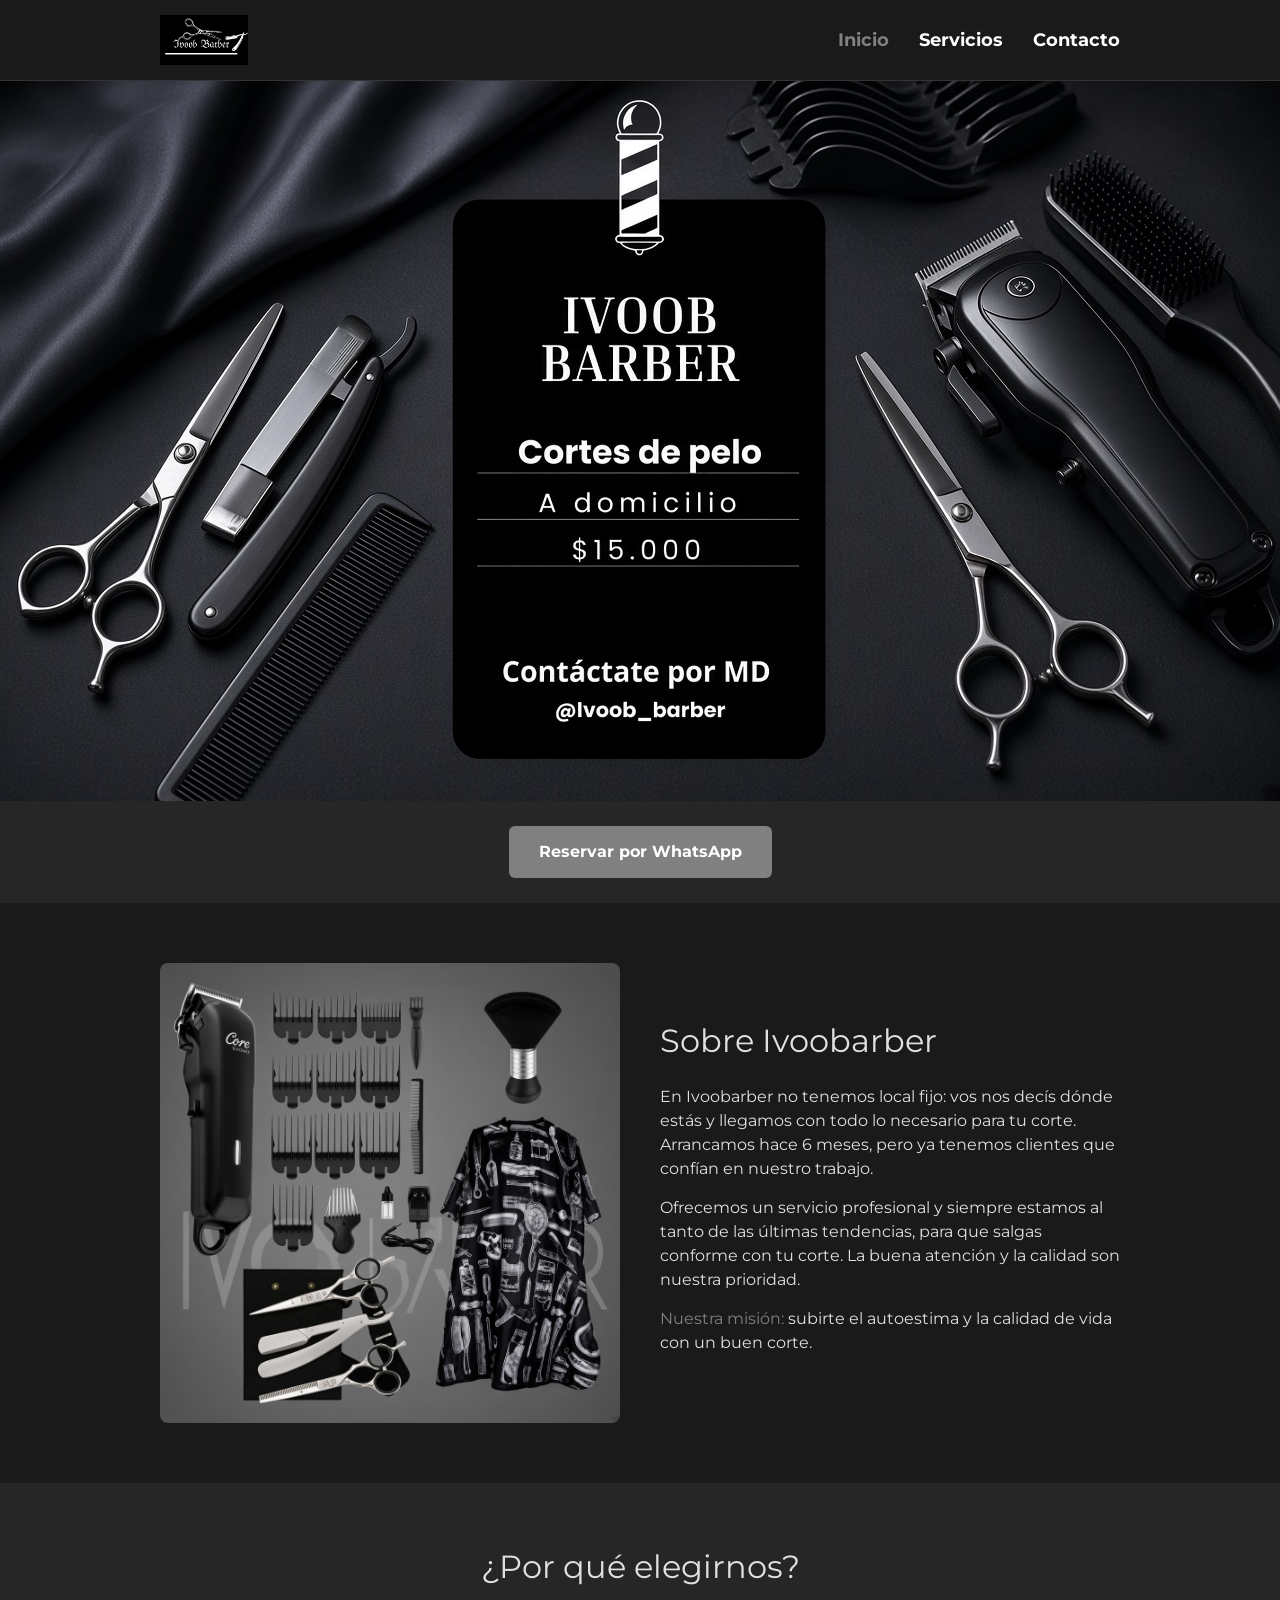
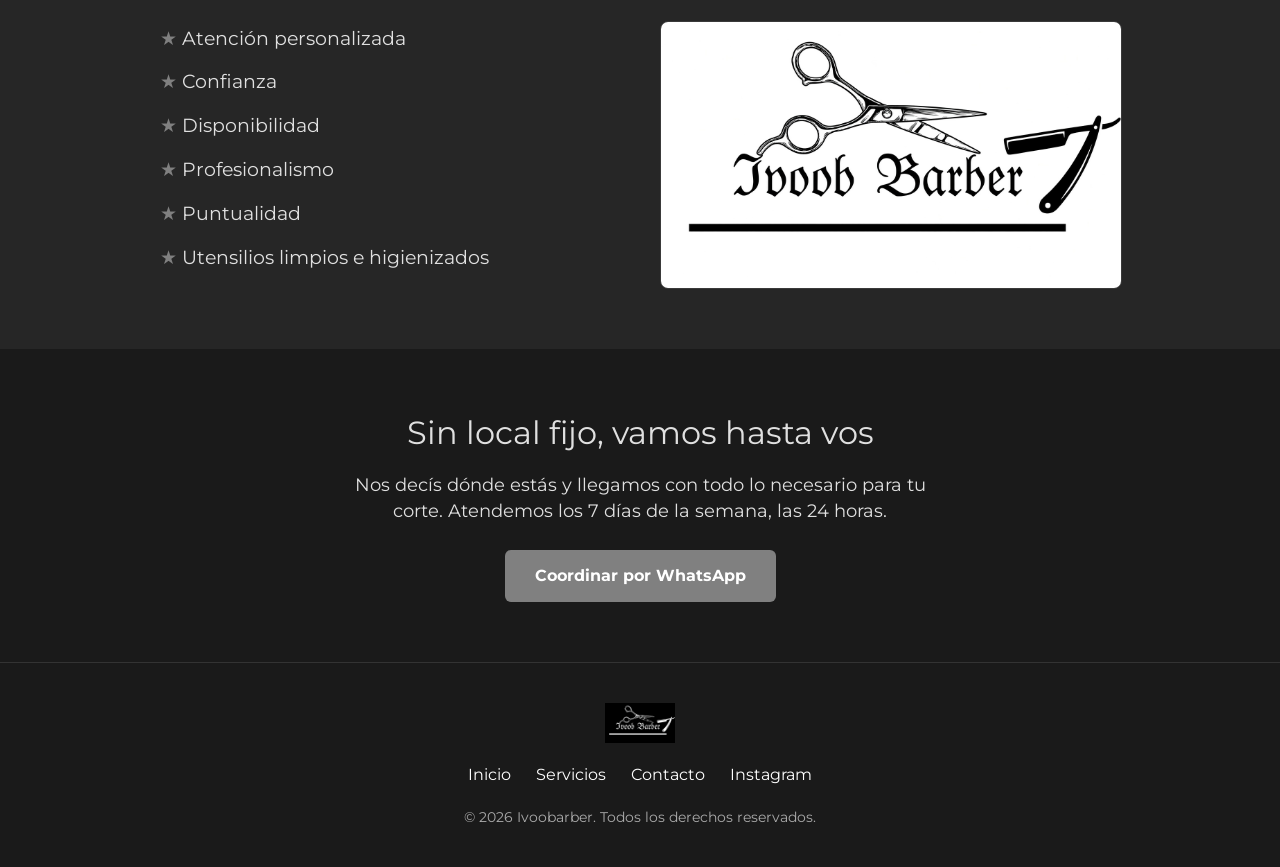
<file: index.html>
<!DOCTYPE html>
<html lang="es">

<head>
    <meta charset="UTF-8" />
    <meta http-equiv="X-UA-Compatible" content="IE=edge" />
    <meta name="viewport" content="width=device-width, initial-scale=1.0" />
    <link rel="preconnect" href="https://fonts.googleapis.com" />
    <link rel="preconnect" href="https://fonts.gstatic.com" crossorigin />
    <link
        href="https://fonts.googleapis.com/css2?family=Montserrat:wght@400;600;700&display=swap"
        rel="stylesheet" />
    <link rel="stylesheet" href="reset.css" />
    <link rel="stylesheet" href="style.css" />
    <title>Ivoobarber</title>
</head>

<body>
    <header>
        <div class="contenedor barra-nav">
            <a href="./index.html" class="logo">
                <img src="./assets/logo.png" alt="Logo Ivoobarber" />
            </a>
            <nav>
                <ul class="nav-menu">
                    <li><a href="./index.html" class="activo">Inicio</a></li>
                    <li><a href="./productos.html">Servicios</a></li>
                    <li><a href="./contacto.html">Contacto</a></li>
                </ul>
            </nav>
        </div>
    </header>

    <section class="hero">
        <img class="hero-imagen" src="./assets/banner.jpg" alt="Ivoobarber, cortes de pelo a domicilio" />
        <div class="hero-cta">
            <a href="https://wa.me/5491100000000?text=Hola%21%20Quiero%20reservar%20un%20turno%20con%20Ivoobarber" class="boton" target="_blank" rel="noopener">Reservar por WhatsApp</a>
        </div>
    </section>

    <main>
        <section class="sobre-nosotros">
            <img src="./assets/utensilios.jpg" alt="Herramientas de trabajo de Ivoobarber" />
            <div>
                <h2>Sobre Ivoobarber</h2>
                <p>
                    En Ivoobarber no tenemos local fijo: vos nos decís dónde estás y llegamos con
                    todo lo necesario para tu corte. Arrancamos hace 6 meses, pero ya tenemos
                    clientes que confían en nuestro trabajo.
                </p>
                <p>
                    Ofrecemos un servicio profesional y siempre estamos al tanto de las últimas
                    tendencias, para que salgas conforme con tu corte. La buena atención y la
                    calidad son nuestra prioridad.
                </p>
                <p class="mision">
                    <strong>Nuestra misión:</strong> subirte el autoestima y la calidad de vida
                    con un buen corte.
                </p>
            </div>
        </section>

        <section class="diferenciales">
            <h2>¿Por qué elegirnos?</h2>
            <div class="contenedor diferenciales-contenido">
                <ul class="lista-diferenciales">
                    <li>Atención personalizada</li>
                    <li>Confianza</li>
                    <li>Disponibilidad</li>
                    <li>Profesionalismo</li>
                    <li>Puntualidad</li>
                    <li>Utensilios limpios e higienizados</li>
                </ul>
                <img src="./assets/diferenciales.jpg" alt="Cliente conforme con su corte" class="imagen-diferenciales" />
            </div>
        </section>

        <section class="sin-local">
            <h2>Sin local fijo, vamos hasta vos</h2>
            <p>Nos decís dónde estás y llegamos con todo lo necesario para tu corte. Atendemos los 7 días de la semana, las 24 horas.</p>
            <a href="https://wa.me/5491100000000?text=Hola%21%20Quiero%20reservar%20un%20turno%20con%20Ivoobarber" class="boton" target="_blank" rel="noopener">Coordinar por WhatsApp</a>
        </section>
    </main>

    <footer>
        <img src="./assets/logo-blanco.png" alt="Logo Ivoobarber en blanco" class="logo-footer" />
        <nav class="footer-nav">
            <a href="./index.html">Inicio</a>
            <a href="./productos.html">Servicios</a>
            <a href="./contacto.html">Contacto</a>
            <a href="https://www.instagram.com/ivoob_barber/" target="_blank" rel="noopener">Instagram</a>
        </nav>
        <p class="copyright">&copy; 2026 Ivoobarber. Todos los derechos reservados.</p>
    </footer>
</body>

</html>
</file>
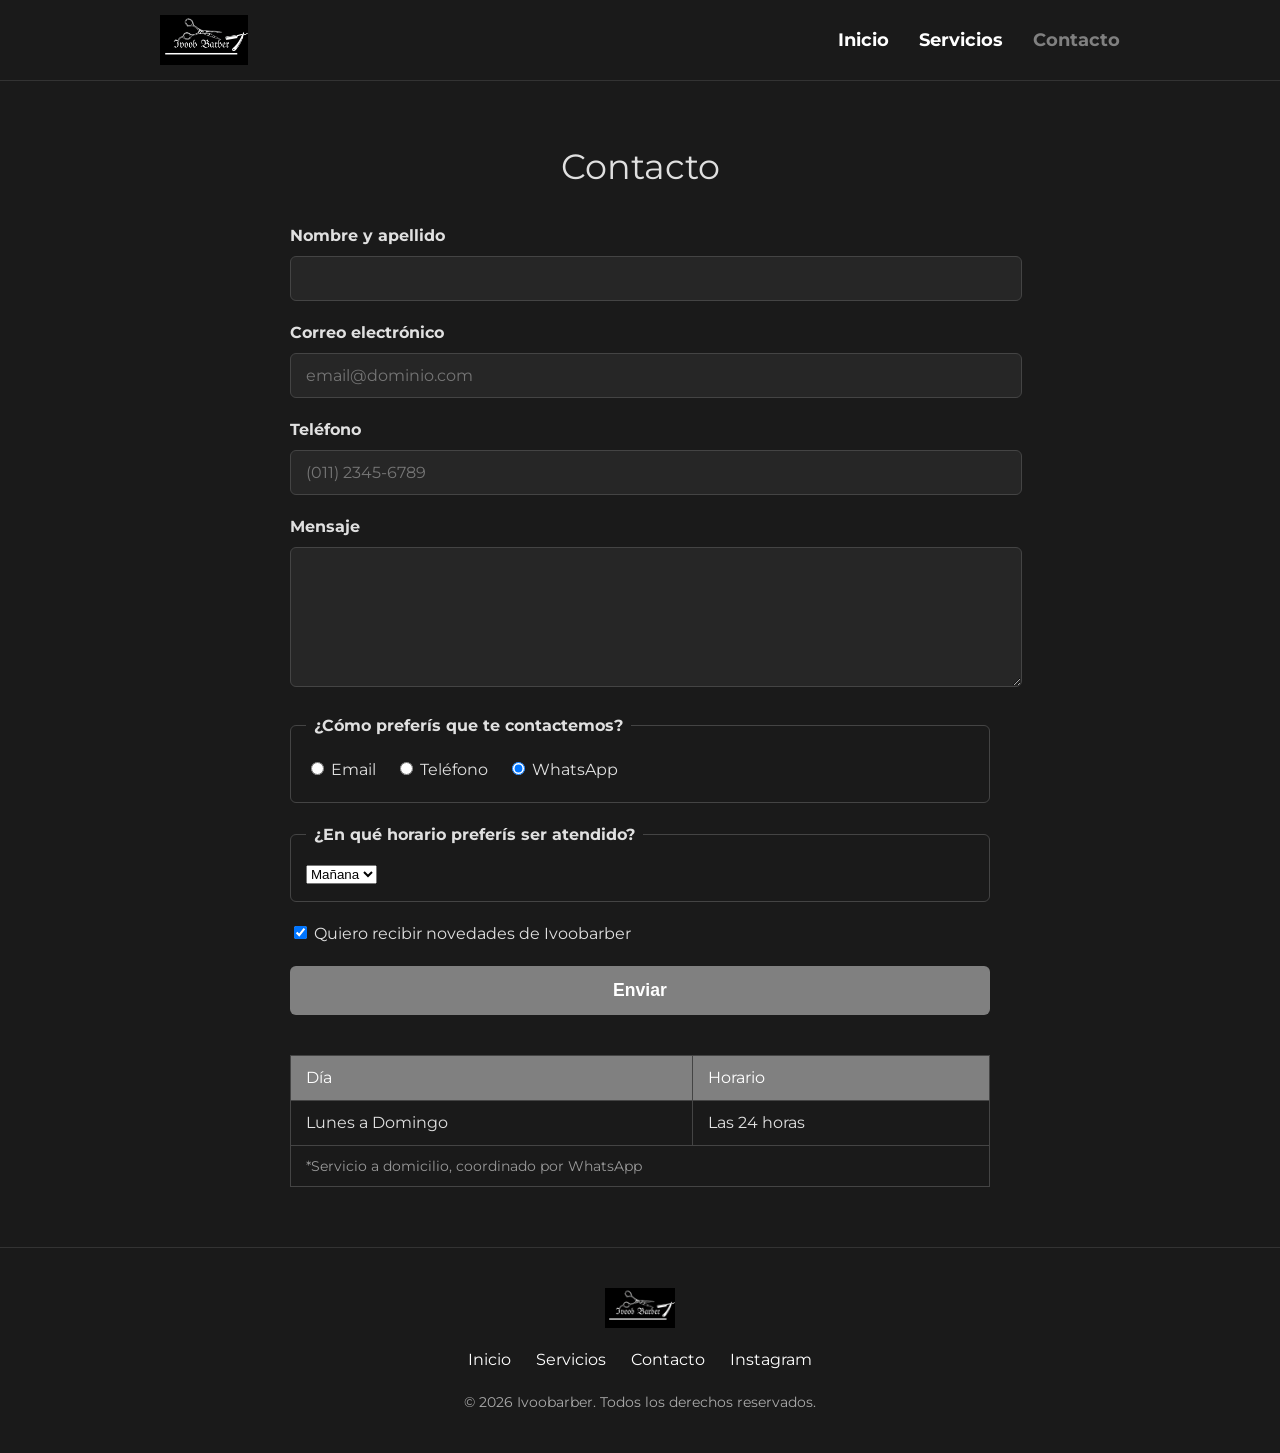
<file: contacto.html>
<!DOCTYPE html>
<html lang="es">

<head>
    <meta charset="UTF-8" />
    <meta http-equiv="X-UA-Compatible" content="IE=edge" />
    <meta name="viewport" content="width=device-width, initial-scale=1.0" />
    <link rel="preconnect" href="https://fonts.googleapis.com" />
    <link rel="preconnect" href="https://fonts.gstatic.com" crossorigin />
    <link
        href="https://fonts.googleapis.com/css2?family=Montserrat:wght@400;600;700&display=swap"
        rel="stylesheet" />
    <link rel="stylesheet" href="reset.css" />
    <link rel="stylesheet" href="style.css" />
    <title>Contacto - Ivoobarber</title>
</head>

<body>
    <header>
        <div class="contenedor barra-nav">
            <a href="./index.html" class="logo">
                <img src="./assets/logo.png" alt="Logo Ivoobarber" />
            </a>
            <nav>
                <ul class="nav-menu">
                    <li><a href="./index.html">Inicio</a></li>
                    <li><a href="./productos.html">Servicios</a></li>
                    <li><a href="./contacto.html" class="activo">Contacto</a></li>
                </ul>
            </nav>
        </div>
    </header>

    <main>
        <section class="contacto">
            <h1>Contacto</h1>
            <form action="" method="post">
                <label for="nombre-apellido">Nombre y apellido</label>
                <input type="text" id="nombre-apellido" class="input-principal" required />

                <label for="correo-electronico">Correo electrónico</label>
                <input type="email" id="correo-electronico" class="input-principal" placeholder="email@dominio.com" required />

                <label for="telefono">Teléfono</label>
                <input type="tel" id="telefono" class="input-principal" placeholder="(011) 2345-6789" required />

                <label for="mensaje">Mensaje</label>
                <textarea id="mensaje" rows="6" class="input-principal" required></textarea>

                <fieldset>
                    <legend>¿Cómo preferís que te contactemos?</legend>
                    <label><input type="radio" name="contacto" value="email" id="radio-email" /> Email</label>
                    <label><input type="radio" name="contacto" value="telefono" id="radio-telefono" /> Teléfono</label>
                    <label><input type="radio" name="contacto" value="whatsapp" id="radio-whatsapp" checked /> WhatsApp</label>
                </fieldset>

                <fieldset>
                    <legend>¿En qué horario preferís ser atendido?</legend>
                    <select id="horario" name="horario">
                        <option value="manana">Mañana</option>
                        <option value="tarde">Tarde</option>
                        <option value="noche">Noche</option>
                    </select>
                </fieldset>

                <label class="checkbox">
                    <input type="checkbox" checked /> Quiero recibir novedades de Ivoobarber
                </label>

                <input type="submit" value="Enviar" class="boton boton-enviar" />
            </form>

            <table class="horarios">
                <thead>
                    <tr>
                        <th>Día</th>
                        <th>Horario</th>
                    </tr>
                </thead>
                <tbody>
                    <tr>
                        <td>Lunes a Domingo</td>
                        <td>Las 24 horas</td>
                    </tr>
                </tbody>
                <tfoot>
                    <tr>
                        <td colspan="2">*Servicio a domicilio, coordinado por WhatsApp</td>
                    </tr>
                </tfoot>
            </table>
        </section>
    </main>

    <footer>
        <img src="./assets/logo-blanco.png" alt="Logo Ivoobarber en blanco" class="logo-footer" />
        <nav class="footer-nav">
            <a href="./index.html">Inicio</a>
            <a href="./productos.html">Servicios</a>
            <a href="./contacto.html">Contacto</a>
            <a href="https://www.instagram.com/ivoob_barber/" target="_blank" rel="noopener">Instagram</a>
        </nav>
        <p class="copyright">&copy; 2026 Ivoobarber. Todos los derechos reservados.</p>
    </footer>
</body>

</html>
</file>
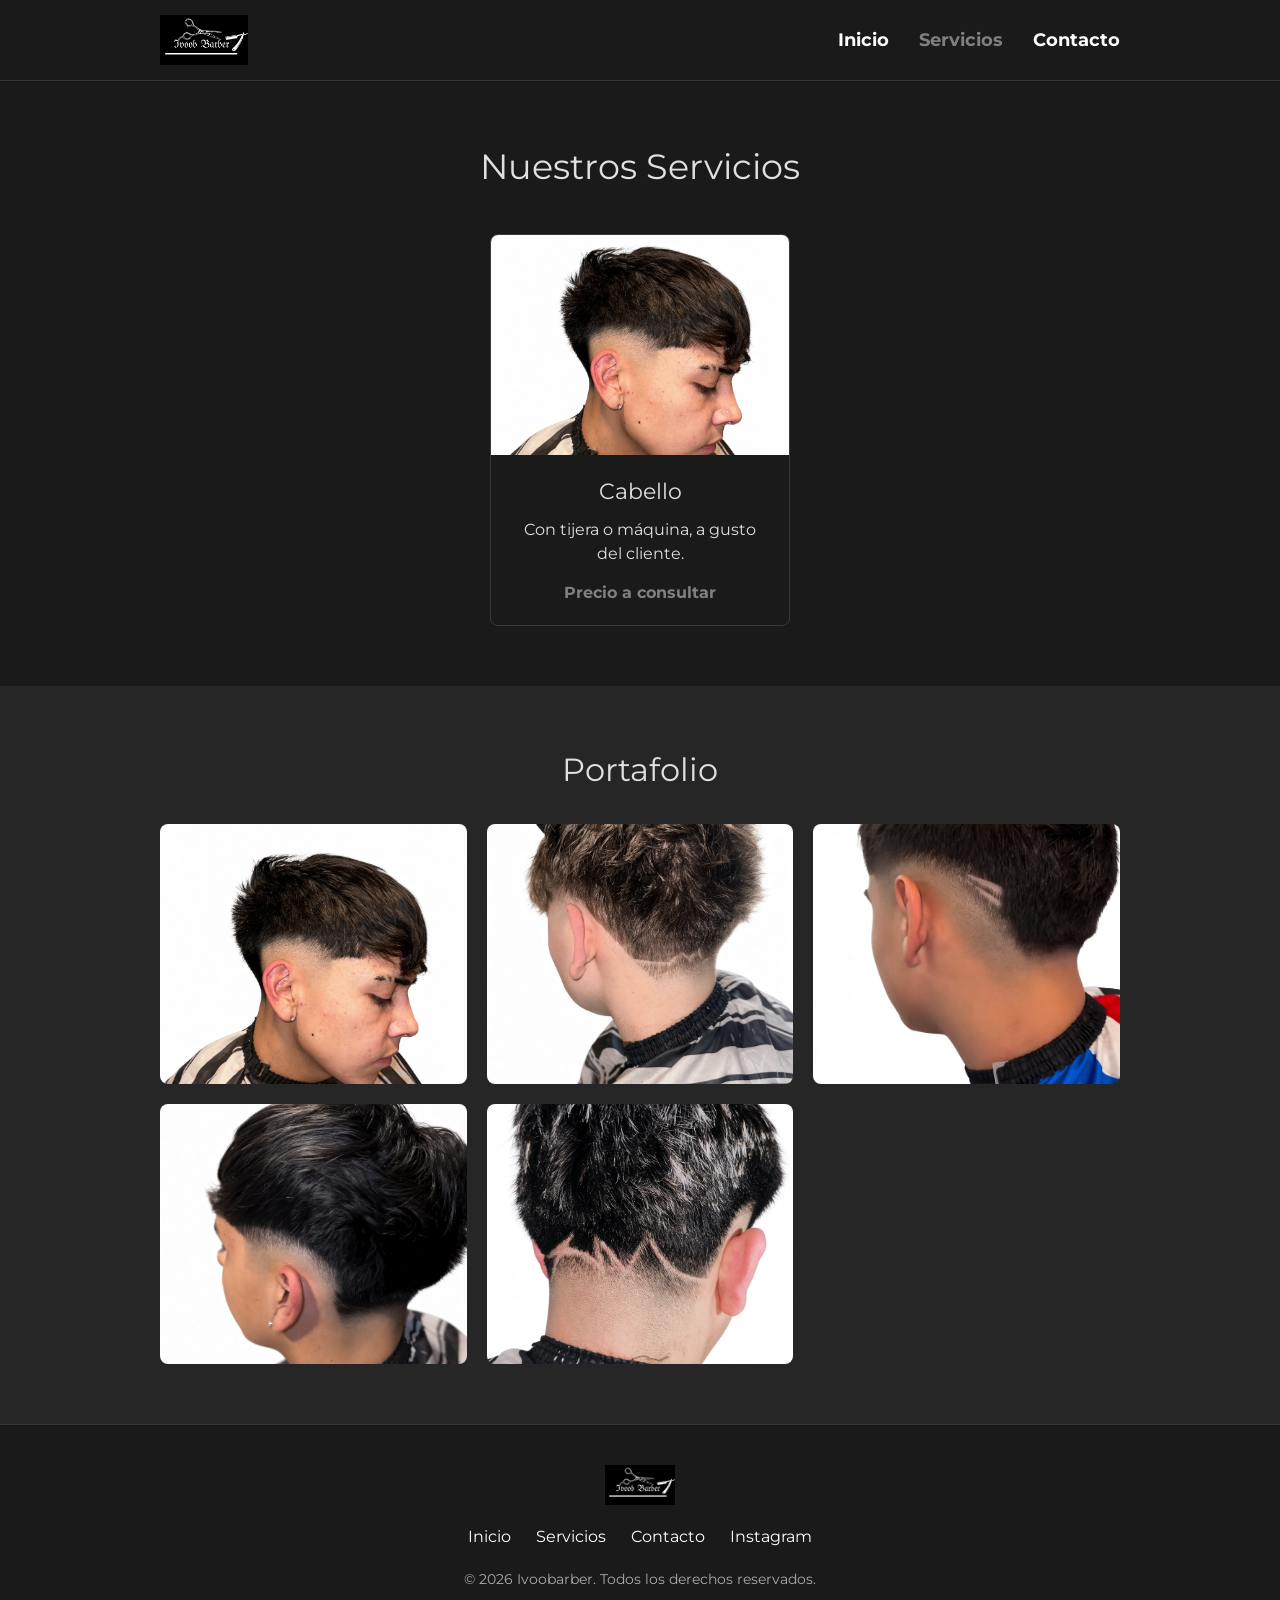
<file: productos.html>
<!DOCTYPE html>
<html lang="es">

<head>
    <meta charset="UTF-8" />
    <meta http-equiv="X-UA-Compatible" content="IE=edge" />
    <meta name="viewport" content="width=device-width, initial-scale=1.0" />
    <link rel="preconnect" href="https://fonts.googleapis.com" />
    <link rel="preconnect" href="https://fonts.gstatic.com" crossorigin />
    <link
        href="https://fonts.googleapis.com/css2?family=Montserrat:wght@400;600;700&display=swap"
        rel="stylesheet" />
    <link rel="stylesheet" href="reset.css" />
    <link rel="stylesheet" href="style.css" />
    <title>Servicios - Ivoobarber</title>
</head>

<body>
    <header>
        <div class="contenedor barra-nav">
            <a href="./index.html" class="logo">
                <img src="./assets/logo.png" alt="Logo Ivoobarber" />
            </a>
            <nav>
                <ul class="nav-menu">
                    <li><a href="./index.html">Inicio</a></li>
                    <li><a href="./productos.html" class="activo">Servicios</a></li>
                    <li><a href="./contacto.html">Contacto</a></li>
                </ul>
            </nav>
        </div>
    </header>

    <main>
        <section class="servicios">
            <h1>Nuestros Servicios</h1>
            <ul class="lista-servicios">
                <li class="servicio">
                    <img src="./assets/cabello.jpg" alt="Corte de cabello" />
                    <h2>Cabello</h2>
                    <p>Con tijera o máquina, a gusto del cliente.</p>
                    <p class="precio">Precio a consultar</p>
                </li>
            </ul>
        </section>

        <section class="portafolio">
            <div class="contenedor">
                <h2>Portafolio</h2>
                <ul class="galeria">
                    <li><img src="./assets/portafolio-1.jpg" alt="Corte realizado por Ivoobarber" /></li>
                    <li><img src="./assets/portafolio-2.jpg" alt="Corte realizado por Ivoobarber" /></li>
                    <li><img src="./assets/portafolio-3.jpg" alt="Corte realizado por Ivoobarber" /></li>
                    <li><img src="./assets/portafolio-4.jpg" alt="Corte realizado por Ivoobarber" /></li>
                    <li><img src="./assets/portafolio-5.jpg" alt="Corte realizado por Ivoobarber" /></li>
                </ul>
            </div>
        </section>
    </main>

    <footer>
        <img src="./assets/logo-blanco.png" alt="Logo Ivoobarber en blanco" class="logo-footer" />
        <nav class="footer-nav">
            <a href="./index.html">Inicio</a>
            <a href="./productos.html">Servicios</a>
            <a href="./contacto.html">Contacto</a>
            <a href="https://www.instagram.com/ivoob_barber/" target="_blank" rel="noopener">Instagram</a>
        </nav>
        <p class="copyright">&copy; 2026 Ivoobarber. Todos los derechos reservados.</p>
    </footer>
</body>

</html>
</file>
<file: style.css>
:root {
    --color-primario: #808080;
    --color-oscuro: #1a1a1a;
    --color-texto: #e0e0e0;
    --color-fondo-suave: #262626;
    --fuente: 'Montserrat', sans-serif;
}

body {
    font-family: var(--fuente);
    color: var(--color-texto);
    background: var(--color-oscuro);
    line-height: 1.5;
}

img {
    max-width: 100%;
    display: block;
}

.contenedor {
    max-width: 960px;
    margin: 0 auto;
    padding: 0 20px;
}

.boton {
    display: inline-block;
    padding: 14px 30px;
    background: var(--color-primario);
    color: white;
    font-weight: bold;
    text-decoration: none;
    border-radius: 6px;
    transition: filter 0.3s;
}

.boton:hover {
    filter: brightness(1.3);
}

header {
    background: var(--color-oscuro);
    padding: 15px 0;
    border-bottom: 1px solid #333;
}

.barra-nav {
    display: flex;
    align-items: center;
    justify-content: space-between;
}

.logo img {
    height: 50px;
}

.nav-menu {
    display: flex;
    gap: 30px;
    list-style: none;
}

.nav-menu a {
    color: white;
    font-weight: bold;
    text-decoration: none;
    font-size: 18px;
}

.nav-menu a:hover,
.nav-menu a.activo {
    color: var(--color-primario);
}

.hero-imagen {
    width: 100%;
    display: block;
}

.hero-cta {
    text-align: center;
    padding: 25px 0;
    background: var(--color-fondo-suave);
}

.sobre-nosotros {
    display: grid;
    grid-template-columns: 1fr 1fr;
    gap: 40px;
    align-items: center;
    max-width: 960px;
    margin: 60px auto;
    padding: 0 20px;
}

.sobre-nosotros img {
    border-radius: 8px;
}

.sobre-nosotros h2 {
    font-size: 2em;
    margin-bottom: 20px;
}

.sobre-nosotros p {
    margin-bottom: 15px;
}

.mision strong {
    color: var(--color-primario);
}

.diferenciales {
    background: var(--color-fondo-suave);
    padding: 60px 0;
    text-align: center;
}

.diferenciales h2 {
    font-size: 2em;
    margin-bottom: 30px;
}

.diferenciales-contenido {
    display: grid;
    grid-template-columns: 1fr 1fr;
    gap: 40px;
    align-items: center;
}

.lista-diferenciales {
    list-style: none;
    text-align: left;
}

.lista-diferenciales li {
    font-size: 1.2em;
    margin-bottom: 15px;
}

.lista-diferenciales li::before {
    content: "★ ";
    color: var(--color-primario);
}

.imagen-diferenciales {
    border-radius: 8px;
    border: 1px solid #3a3a3a;
}

.sin-local {
    text-align: center;
    padding: 60px 20px;
}

.sin-local h2 {
    font-size: 2em;
    margin-bottom: 15px;
}

.sin-local p {
    max-width: 600px;
    margin: 0 auto 25px;
    font-size: 1.1em;
}

.servicios {
    max-width: 960px;
    margin: 60px auto;
    padding: 0 20px;
    text-align: center;
}

.servicios h1 {
    font-size: 2.2em;
    margin-bottom: 40px;
}

.lista-servicios {
    list-style: none;
    display: grid;
    grid-template-columns: repeat(auto-fit, minmax(260px, 300px));
    justify-content: center;
    gap: 30px;
}

.servicio {
    border: 1px solid #3a3a3a;
    border-radius: 8px;
    overflow: hidden;
    transition: transform 0.3s;
}

.servicio:hover {
    transform: translateY(-5px);
}

.servicio img {
    width: 100%;
    height: 220px;
    object-fit: cover;
}

.servicio h2 {
    font-size: 1.4em;
    margin: 20px 0 10px;
}

.servicio p {
    padding: 0 20px;
}

.precio {
    font-weight: bold;
    color: var(--color-primario);
    margin: 15px 0 20px;
}

.portafolio {
    padding: 60px 0;
    text-align: center;
    background: var(--color-fondo-suave);
}

.portafolio h2 {
    font-size: 2em;
    margin-bottom: 30px;
}

.galeria {
    list-style: none;
    display: grid;
    grid-template-columns: repeat(auto-fit, minmax(240px, 1fr));
    gap: 20px;
}

.galeria img {
    width: 100%;
    height: 260px;
    object-fit: cover;
    border-radius: 8px;
    transition: transform 0.3s;
}

.galeria img:hover {
    transform: scale(1.03);
}

.contacto {
    max-width: 700px;
    margin: 60px auto;
    padding: 0 20px;
}

.contacto h1 {
    font-size: 2.2em;
    margin-bottom: 30px;
    text-align: center;
}

form label {
    display: block;
    font-weight: bold;
    margin: 20px 0 8px;
}

.input-principal {
    width: 100%;
    padding: 12px 15px;
    background: var(--color-fondo-suave);
    color: var(--color-texto);
    border: 1px solid #444;
    border-radius: 6px;
    font-family: inherit;
    font-size: 1em;
}

fieldset {
    border: 1px solid #444;
    border-radius: 6px;
    margin: 20px 0;
    padding: 15px;
}

legend {
    font-weight: bold;
    padding: 0 8px;
}

fieldset label {
    display: inline-block;
    font-weight: normal;
    margin: 5px 15px 5px 0;
}

.checkbox {
    display: block;
    margin: 20px 0;
    font-weight: normal;
}

.boton-enviar {
    border: none;
    cursor: pointer;
    width: 100%;
    font-size: 1.1em;
}

.horarios {
    width: 100%;
    border-collapse: collapse;
    margin-top: 40px;
}

.horarios th,
.horarios td {
    border: 1px solid #444;
    padding: 10px 15px;
    text-align: left;
}

.horarios thead {
    background: var(--color-primario);
    color: white;
}

.horarios tfoot td {
    font-size: 0.85em;
    color: #999;
}

footer {
    background: var(--color-oscuro);
    color: white;
    text-align: center;
    padding: 40px 20px;
    border-top: 1px solid #333;
}

.logo-footer {
    height: 40px;
    margin: 0 auto 20px;
}

.footer-nav {
    display: flex;
    justify-content: center;
    gap: 25px;
    margin-bottom: 20px;
}

.footer-nav a {
    color: white;
    text-decoration: none;
}

.footer-nav a:hover {
    color: var(--color-primario);
}

.copyright {
    font-size: 0.85em;
    color: #aaa;
}

@media screen and (max-width: 768px) {
    .barra-nav {
        flex-direction: column;
        gap: 15px;
    }

    .nav-menu {
        gap: 20px;
    }

    .sobre-nosotros,
    .diferenciales-contenido {
        grid-template-columns: 1fr;
    }

    .lista-servicios {
        grid-template-columns: 1fr;
    }
}
</file>
